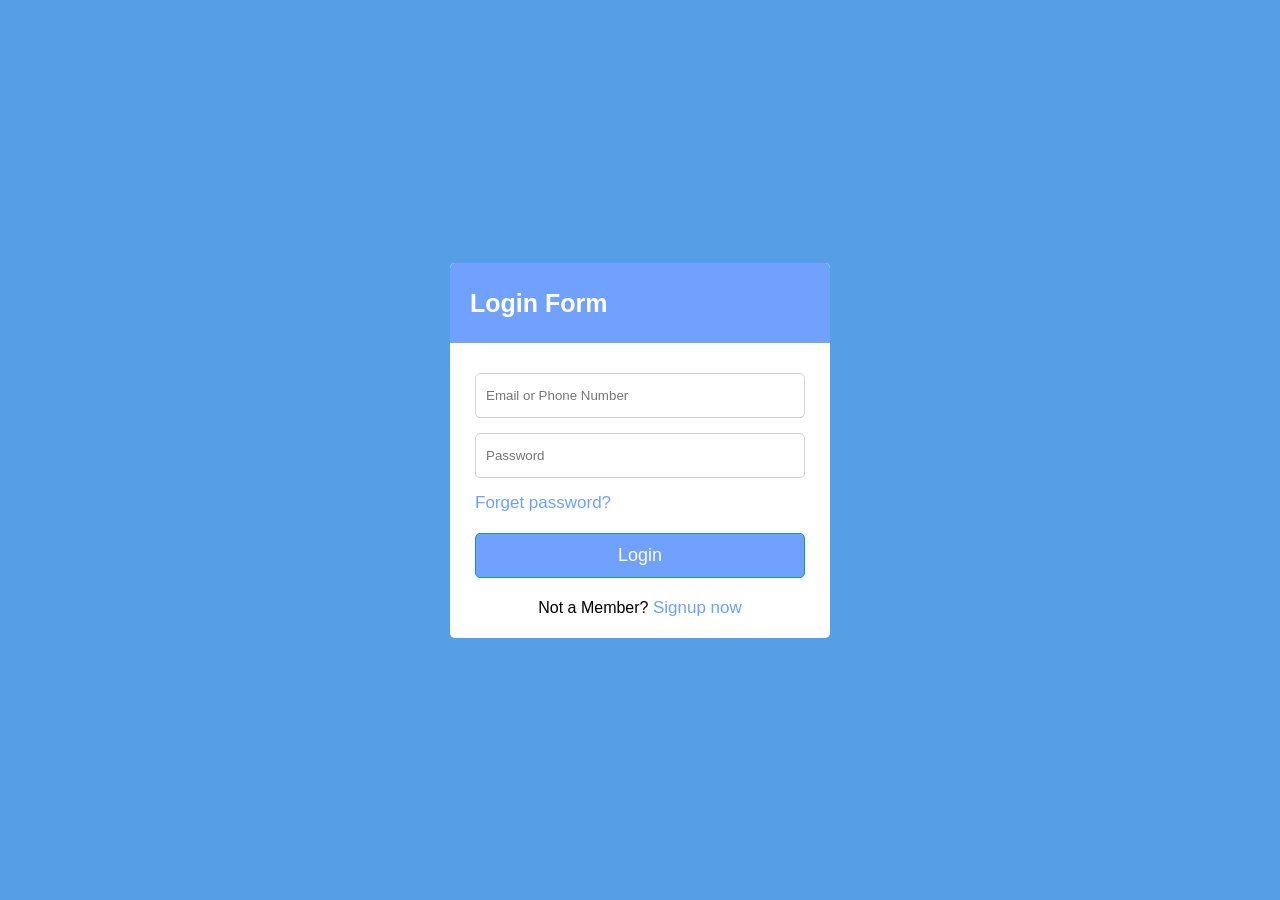
<file: index.html>
<!DOCTYPE html>
<html lang="en">
<head>
    <meta charset="UTF-8">
    <meta name="viewport" content="width=device-width, initial-scale=1.0">
    <title>Document</title>
    <link rel="stylesheet" href="style.css">
</head>
<body>
    <div class="wrapper">
        <div class="title"><span>Login Form</span></div>
        <form action="#">
            <div class="row">
                <i class="fas fa-user"></i>
                <input type="text" placeholder="Email or Phone Number">
            </div>
            <div class="row">
                <i class="fas fa-user"></i>
                <input type="password" placeholder="Password" required>
            </div>
            <div class="row button">
                <div class="pass"> <a href="#">Forget password?</a></div>
                <input type="submit" value="Login">
            </div>
        </form>
        <div class="signup-link">Not a Member? <a href="#">Signup now</a></div>
    </div>

</body>
</html>
</file>
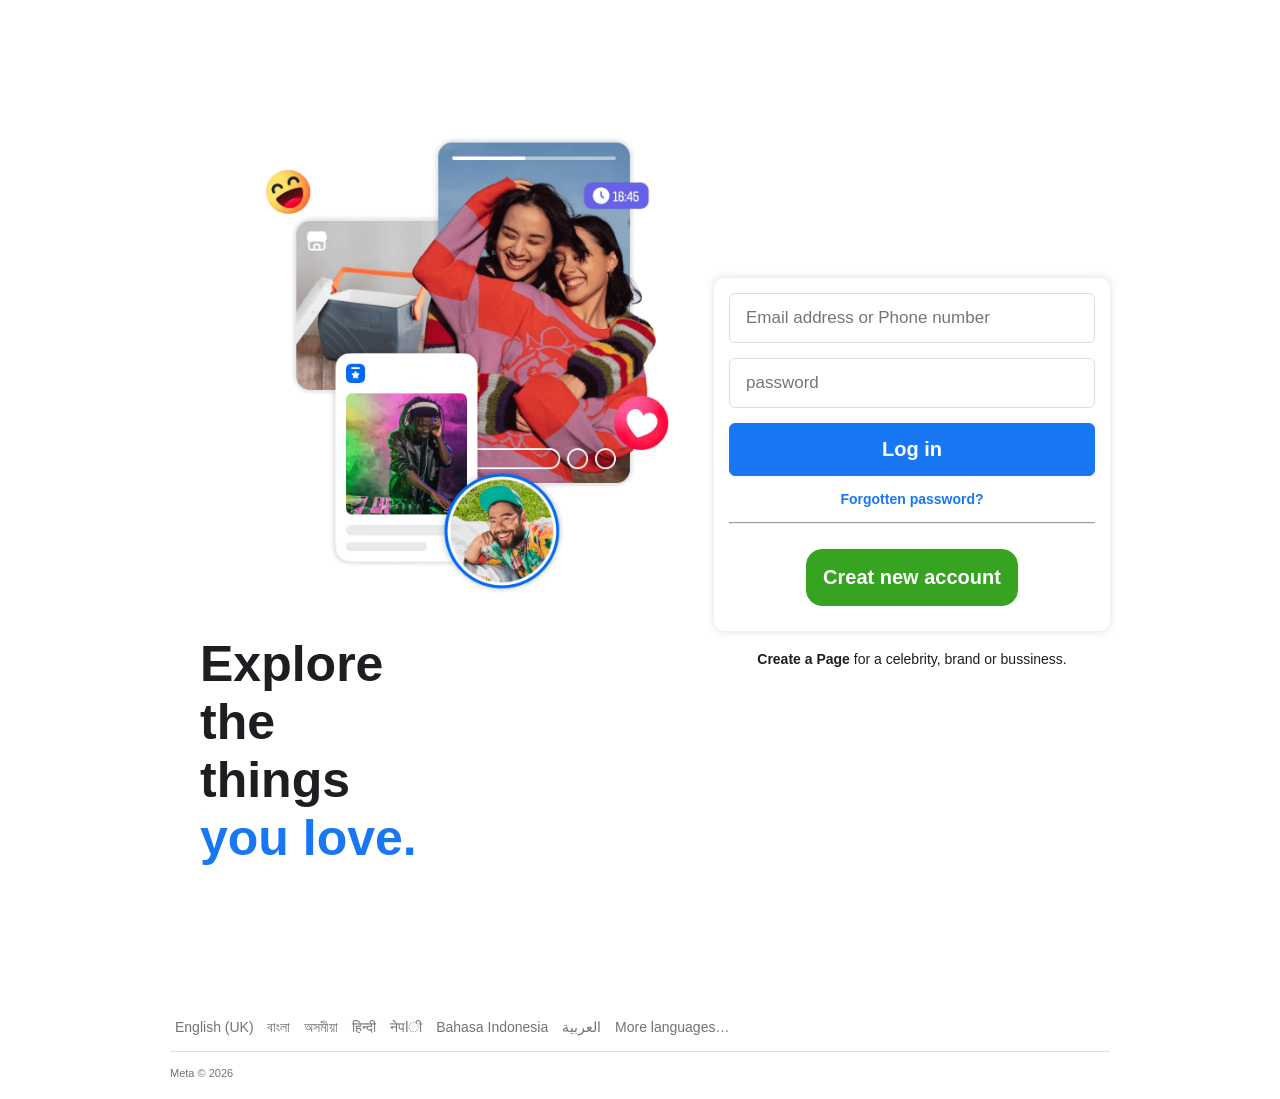
<file: 000_CSS_Syntax/038_Facebook_clone/img/index.html>
<!DOCTYPE html>
<html lang="en">
<head>
    <meta charset="UTF-8">
    <meta name="viewport" content="width=device-width, initial-scale=1.0">
    <title>Facebook - Log In or Sign Up</title>
    <link rel="stylesheet" href="style.css">
    <link rel="shortcut icon" href="fblogo.png" type="image/x-icon">
</head>
<body>
    <section id="body_area" class="container">
        <div id="content_area">
        <div class="left_side"><img src="fbphoto.webp" alt="">
        <div class="tuhin"><h2>Explore <br> the <br>things <br>
            <p>you love.</p>
        </h2></div>
        </div>


        <div class="form_area">
            <form action="">
                <input type="email" placeholder="Email address or Phone number">
                <input type="password" placeholder="password">
                <input type="button" value="Log in">
                <a href="#">Forgotten password?</a>
                <hr>
                <button type="button">Creat new account </button>
            </form>
            <p><a href="#">Create a Page</a> for a celebrity, brand or bussiness. </p>
        </div>
    </div>
    </section>
    
    <footer id="footer_area">
        <div class="container">
             <ul>
        <li><a href="">English (UK)</a></li>
        <li><a href="">বাংলা</a></li>
        <li><a href="">অসমীয়া</a></li>
        <li><a href="">हिन्दी</a></li>
        <li><a href="">नेपlी</a></li>
        <li><a href="">Bahasa Indonesia</a></li>
        <li><a href="">العربية</a></li>
        <li><a href="">More languages…</a></li>
    </ul>
        <p>Meta © 2026</p>
        </div>

    </footer>
</body>
</html>
</file>
<file: style.css>
*{
    margin: 0;
    padding: 0;
    box-sizing: border-box;
    font-family: sans-serif;
}
html, body{
    display: grid;
    height: 100%;
    place-items: center ;
    background: #569ee6;
}

.wrapper{
    width: 380px;
    background: #fff;
    border-radius: 5px;
}

.wrapper .title {
    line-height: 80px;
    background: #70a1ff;
    padding-left: 20px;
    border-radius: 5px 5px 0 0;
    color: #fff;
    font-size: 25px;
    font-weight: 600;
}

.wrapper form {
    padding: 30px 25px 25px 25px;
}
.wrapper form .row{
    height: 45px;
    margin-bottom: 15px;
    position: relative;
}
.wrapper form .pass {
    margin: 1px 0 20px 0;
}
.wrapper form .pass a {
   color:  #70a1ff;
   font-size: 17px;
   text-decoration: none;
}
.wrapper form .pass a:hover{
    text-decoration: underline;
}

.wrapper form .row input {
    height: 100%;
    width: 100%;
    outline: none;
    border-radius: 5px;
    border: 1px solid lightgray;
    font-weight: 16px;
    padding-left: 10px;
    transition: all 0.3s ease;
}
form .row input:focus{
    border-color: #5352ed ;
    box-shadow: inset 0px 2px 2px rgba(26 , 188, 156, 0.25);
}
.wrapper form .row input i {
    position: absolute;
    width: 47px;
    height: 100%;
    color: #fff;
    background: #5352ed;
    border: 1px solid #16a085;
    display: flex;
    align-items: center;
    justify-content: center;
}
.wrapper form .button input {
    color: #fff;
    font-size: 18px;
    font-weight: 500;
    padding-left: 0%;
    background:  #70a1ff;
    border: 1px solid #16a085;
    cursor: pointer;
}
.wrapper .signup-link {
   text-align: center;
   margin: 20px;
}

form .button input:hover{
    background: #2a6ae2;
}
.wrapper  .signup-link a {
   color:  #70a1ff;
   font-size: 17px;
   text-decoration: none;
}

.wrapper  .signup-link a:hover{
    text-decoration: underline;
}
</file>
<file: 000_CSS_Syntax/038_Facebook_clone/img/style.css>
*{
    margin: 0;
    padding: 0;
    list-style: none;
    box-sizing: border-box;
}
body{
    font-family: Arial, Helvetica, sans-serif;
    font-size: 14px;
    color: #1c1e21;
}
img{
    max-width: 100%;
    height: auto;
}

<!--body_area-->
#body_area{
    background: #f0f2f5;

}
.container{ width: 980px;
    padding: 20px;
    margin: 0 auto;
}
#content_area{
    display: flex;
    justify-content: space-between;
    padding: 72px 0 112px;
    align-items: center;
}
.left_side{
    flex-basis: 540px;
}
.left_side img{
    width: 1240px 1240px;
}
.left_side h2{
    color: #1c1e21;
    font-size: 28px;
    font-weight: normal;
    padding-left: 30px;
}
.form_area{
    flex-basis: 396px;
    text-align: center;
}
.form_area form{
    background: #fff;
    box-shadow: 0 0 10px #ddd;
    border-radius: 10px;
    padding: 15px;
    text-align: center;
}
.form_area input{
    width: 100%;
    display: block;
    border: 1px solid #ddd;
    padding: 14px 16px;
    font-size: 17px;
    border-radius: 6px;
    margin-bottom: 15px;
}
.form_area input[type="button"]{
    background: #1877f2;
    border: 1px solid #1877f2;
    color: #fff;
    font-size: 20px;
    font-weight: bold;
    cursor: pointer;
}
.form_area button[type="button"]{
    background: #36a420;
    border: 1px solid #36a420;
    color: #fff;
    font-size: 20px;
    font-weight: bold;
    cursor: pointer;
    padding: 16px;
    border-radius: 16px;
    margin-top: 25px;
    margin-bottom: 10px;
}

.form_area a{
    color: #1877f2;
    font-size: 14px;
    font-weight: bold;
    text-decoration: none;
    margin-bottom: 15px;
    display: inline-block;
}
.form_area a:hover{
    text-decoration: underline;
}

.form_area p{
    margin-top: 20px;
    color: #1c1e21;
    font-size: 14px;
}
.form_area p a {
    color: #1c1e21;
}


<!--footer_area-->
#footer_area{
    background: #fff;
    padding: 25px 0;
 }
 #footer_area ul{
    text-align: left;
    margin-bottom: 15px;
    border-bottom: 1px solid #ddd;
 }
 #footer_area ul li{
    display: inline-block;
    margin: 0 5px;
    padding-bottom: 15px;
 }
 #footer_area ul li a {
    color: #737373;
    font-size: 14px;
    text-decoration: none;
 }
 #footer_area ul li a:hover {
    text-decoration: underline;
 }
 #footer_area p{
    color: #737373;
    font-size: 11px;
 }

 .tuhin h2{
    color: #1c1e21;
    font-size:50px  ;
    font-weight: bold;
 }
 .tuhin h2 p {
    color: #1877f2;
 }

 @media screen and (max-width:520px){
    .container{ width: 96%;
    }
    
    #content_area{
     flex-direction: column;
       padding: 35px 0 ;
   }
    .left_side{
         flex-basis: 100%;
            text-align: center;
    }
    .left_side h2{
    font-size: 22px;
    padding-left: 0px;
    margin-bottom: 40px;
}
   .form_area{
    flex-basis: 100%;
    text-align: center;
   }
 }
</file>
